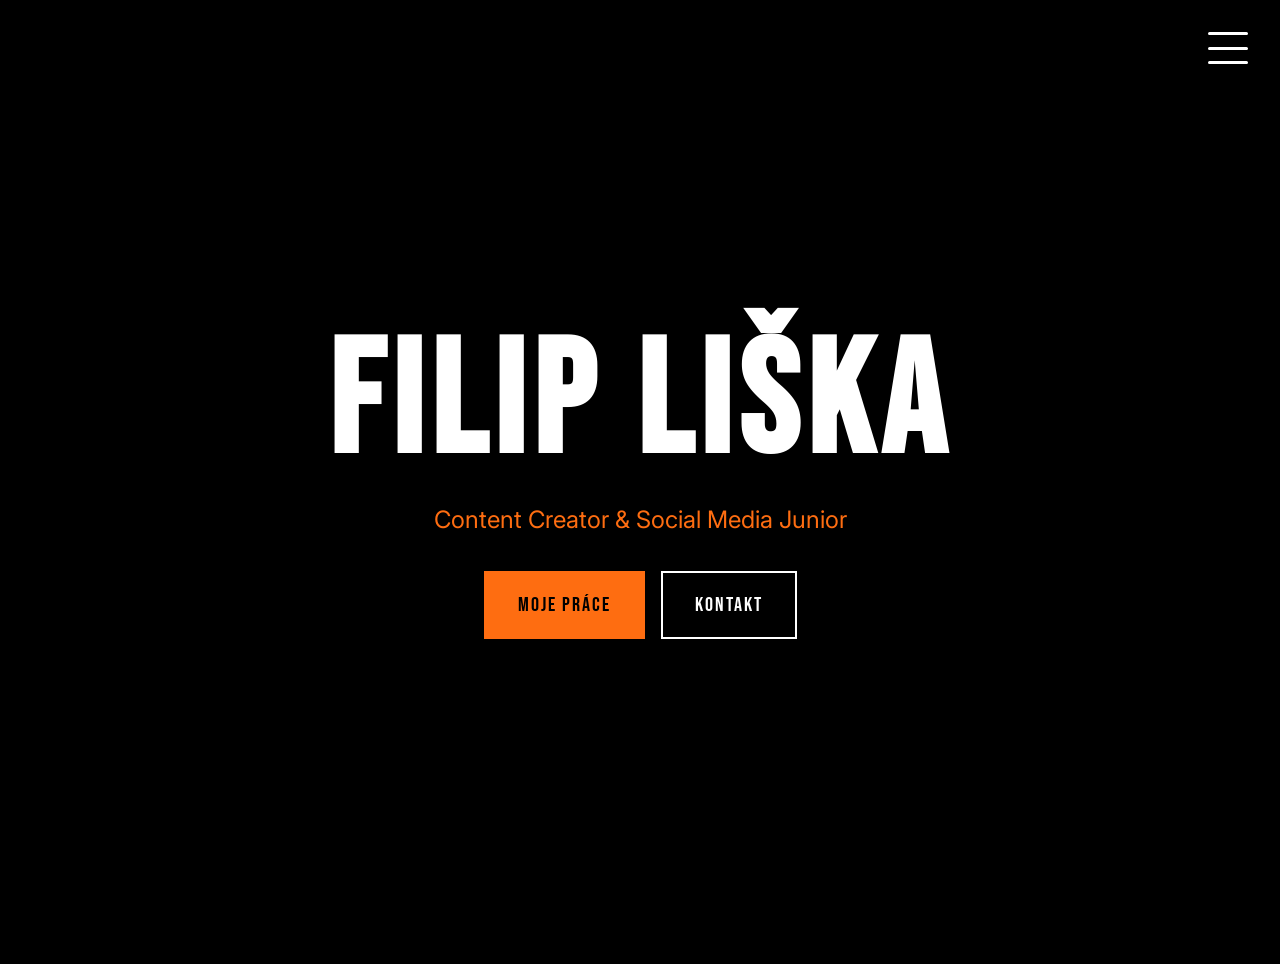
<file: index.html>
<!doctype html>
<html lang="cs">
  <head>
    <meta charset="UTF-8" />
    <meta name="viewport" content="width=device-width, initial-scale=1.0" />
    <title>Filip Liška – Tvůrce videa & Specialista na sociální média</title>
    <meta name="description" content="Tvůrce videa, střihač a marketingový specialista specializující se na krátký obsah, dynamický střih a sociální média." />
    <meta name="author" content="Filip Liška" />

    <link rel="preconnect" href="https://fonts.googleapis.com">
    <link rel="preconnect" href="https://fonts.gstatic.com" crossorigin>
    <link href="https://fonts.googleapis.com/css2?family=Bebas+Neue&family=Inter:wght@400;700;900&display=swap" rel="stylesheet">
    
    <link rel="stylesheet" href="index.css">

    <meta property="og:title" content="Filip Liška – Tvůrce videa" />
    <meta property="og:type" content="website" />
    <meta property="og:image" content="https://lovable.dev/opengraph-image-p98pqg.png" />
  </head>

  <body>

    <button class="menu-toggle" id="menuToggle" aria-label="Menu">
      <span class="bar"></span>
      <span class="bar"></span>
      <span class="bar"></span>
    </button>

    <nav class="menu" id="menuOverlay">
      <ul class="menu-list">
        <li><a href="index.html" class="menu-link">Home</a></li>
        <li><a href="portfolio.html" class="menu-link">Portfolio</a></li>
        <li><a href="about.html" class="menu-link">About</a></li>
        <li><a href="contact.html" class="menu-link">Contact</a></li>
      </ul>
    </nav>

    <main class="main-content">
      
      <section id="home" class="hero">
        <h1 class="hero-title">FILIP LIŠKA</h1>
        <p class="hero-subtitle">Content Creator & Social Media Junior</p>
        <div class="hero-cta">
          <a href="portfolio.html" class="btn btn-primary">Moje práce</a>
          <a href="contact.html" class="btn btn-secondary">Kontakt</a>
        </div>
      </section>


    </main>

    <script>
      document.addEventListener('DOMContentLoaded', function() {
        const menuToggle = document.getElementById('menuToggle');
        const menu = document.getElementById('menuOverlay');
        const menuLinks = document.querySelectorAll('.menu-link');
      
        // Přepínání menu (Open/Close)
        menuToggle.addEventListener('click', function() {
          menuToggle.classList.toggle('open');
          menu.classList.toggle('open');
          
          if (menu.classList.contains('open')) {
            document.body.style.overflow = 'hidden';
          } else {
            document.body.style.overflow = '';
          }
        });
      
        // Zavření po kliknutí na link
        menuLinks.forEach(function(link) {
          link.addEventListener('click', function() {
            menuToggle.classList.remove('open');
            menu.classList.remove('open');
            document.body.style.overflow = '';
          });
        });
      
        // Zavření klávesou Esc
        document.addEventListener('keydown', function(e) {
          if (e.key === 'Escape' && menu.classList.contains('open')) {
            menuToggle.classList.remove('open');
            menu.classList.remove('open');
            document.body.style.overflow = '';
          }
        });
      });
    </script>
  </body>
</html>
</file>
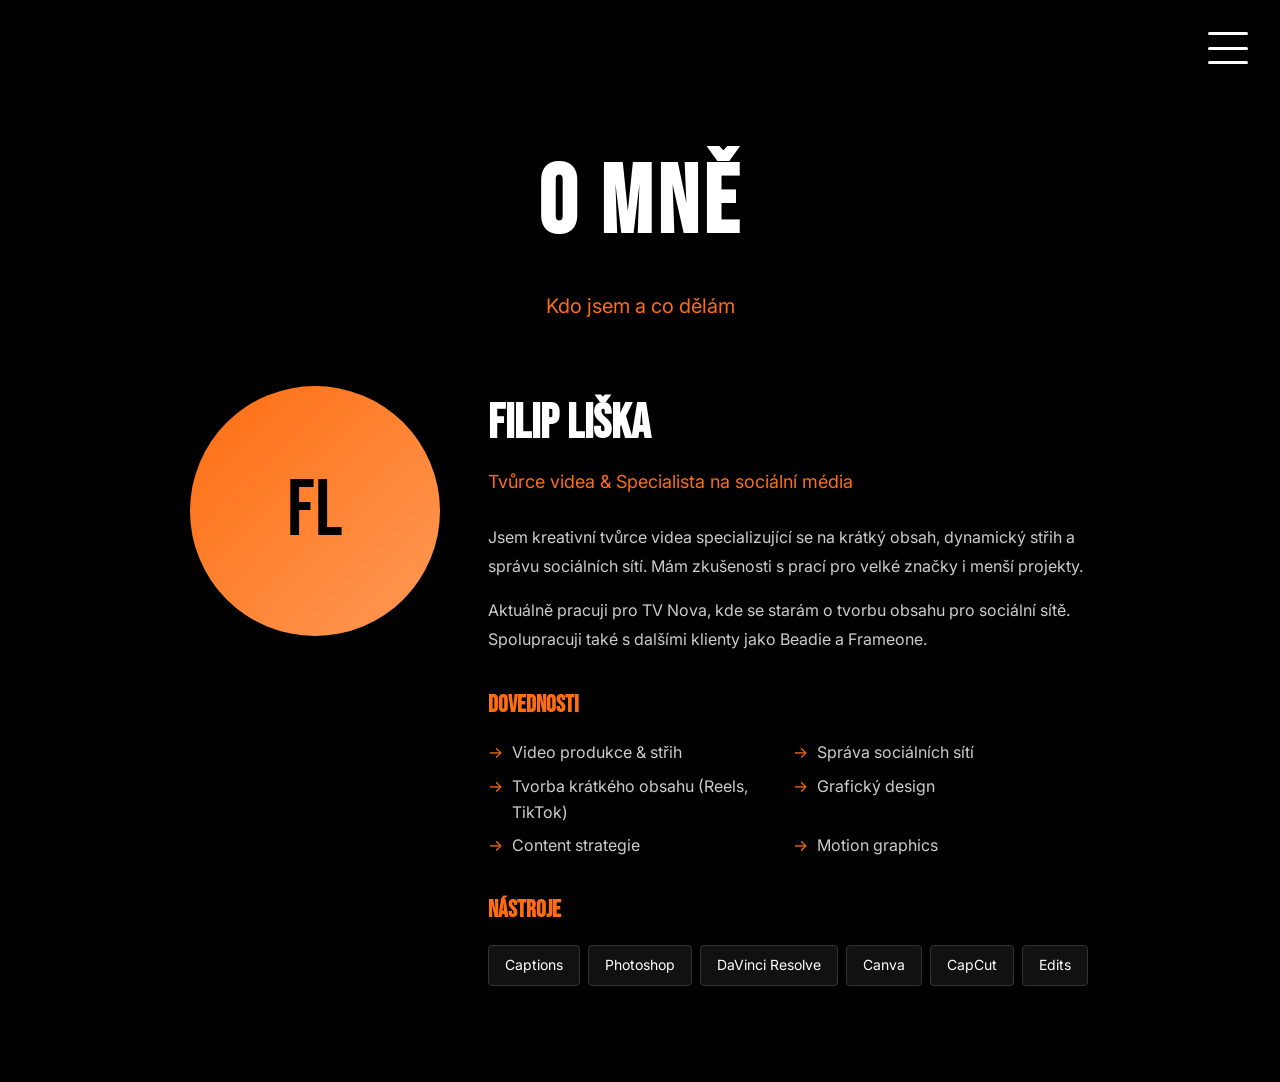
<file: about.html>
<!DOCTYPE html>
<html lang="cs">
<head>
  <meta charset="UTF-8">
  <meta name="viewport" content="width=device-width, initial-scale=1.0">
  <title>O mně – Filip Liška</title>
  <meta name="description" content="Zjistěte více o Filipu Liškovi – tvůrci videa a specialistovi na sociální média.">
  <link rel="preconnect" href="https://fonts.googleapis.com">
  <link rel="preconnect" href="https://fonts.gstatic.com" crossorigin>
  <link href="https://fonts.googleapis.com/css2?family=Bebas+Neue&family=Inter:wght@400;500;600;700&display=swap" rel="stylesheet">
  <link rel="stylesheet" href="about.css">
</head>
<body>

  <!-- Hamburger Menu Toggle -->
  <button class="menu-toggle" aria-label="Toggle menu">
    <span class="bar"></span>
    <span class="bar"></span>
    <span class="bar"></span>
  </button>

  <!-- Fullscreen Menu -->
  <nav class="menu">
    <ul class="menu-list">
      <li><a href="index.html" class="menu-link">Home</a></li>
      <li><a href="portfolio.html" class="menu-link">Portfolio</a></li>
      <li><a href="about.html" class="menu-link active">About</a></li>
      <li><a href="contact.html" class="menu-link">Contact</a></li>
    </ul>
  </nav>

  <!-- Main Content -->
  <main class="main-content">
    <header class="page-header">
      <h1>O mně</h1>
      <p>Kdo jsem a co dělám</p>
    </header>

    <section class="about-content">
      <div class="about-image">
        <div class="placeholder-avatar">FL</div>
      </div>
      
      <div class="about-text">
        <h2>Filip Liška</h2>
        <p class="role">Tvůrce videa & Specialista na sociální média</p>
        
        <p>Jsem kreativní tvůrce videa specializující se na krátký obsah, dynamický střih a správu sociálních sítí. Mám zkušenosti s prací pro velké značky i menší projekty.</p>
        
        <p>Aktuálně pracuji pro TV Nova, kde se starám o tvorbu obsahu pro sociální sítě. Spolupracuji také s dalšími klienty jako Beadie a Frameone.</p>

        <div class="skills">
          <h3>Dovednosti</h3>
          <ul class="skills-list">
            <li>Video produkce & střih</li>
            <li>Správa sociálních sítí</li>
            <li>Tvorba krátkého obsahu (Reels, TikTok)</li>
            <li>Grafický design</li>
            <li>Content strategie</li>
            <li>Motion graphics</li>
          </ul>
        </div>

        <div class="tools">
          <h3>Nástroje</h3>
          <div class="tools-grid">
            <span class="tool">Captions</span>
            <span class="tool">Photoshop</span>
            <span class="tool">DaVinci Resolve</span>
            <span class="tool">Canva</span>
            <span class="tool">CapCut</span>
            <span class="tool">Edits</span>
          </div>
        </div>
      </div>
    </section>
  </main>

  <script src="menu.js"></script>
</body>
</html>
</file>
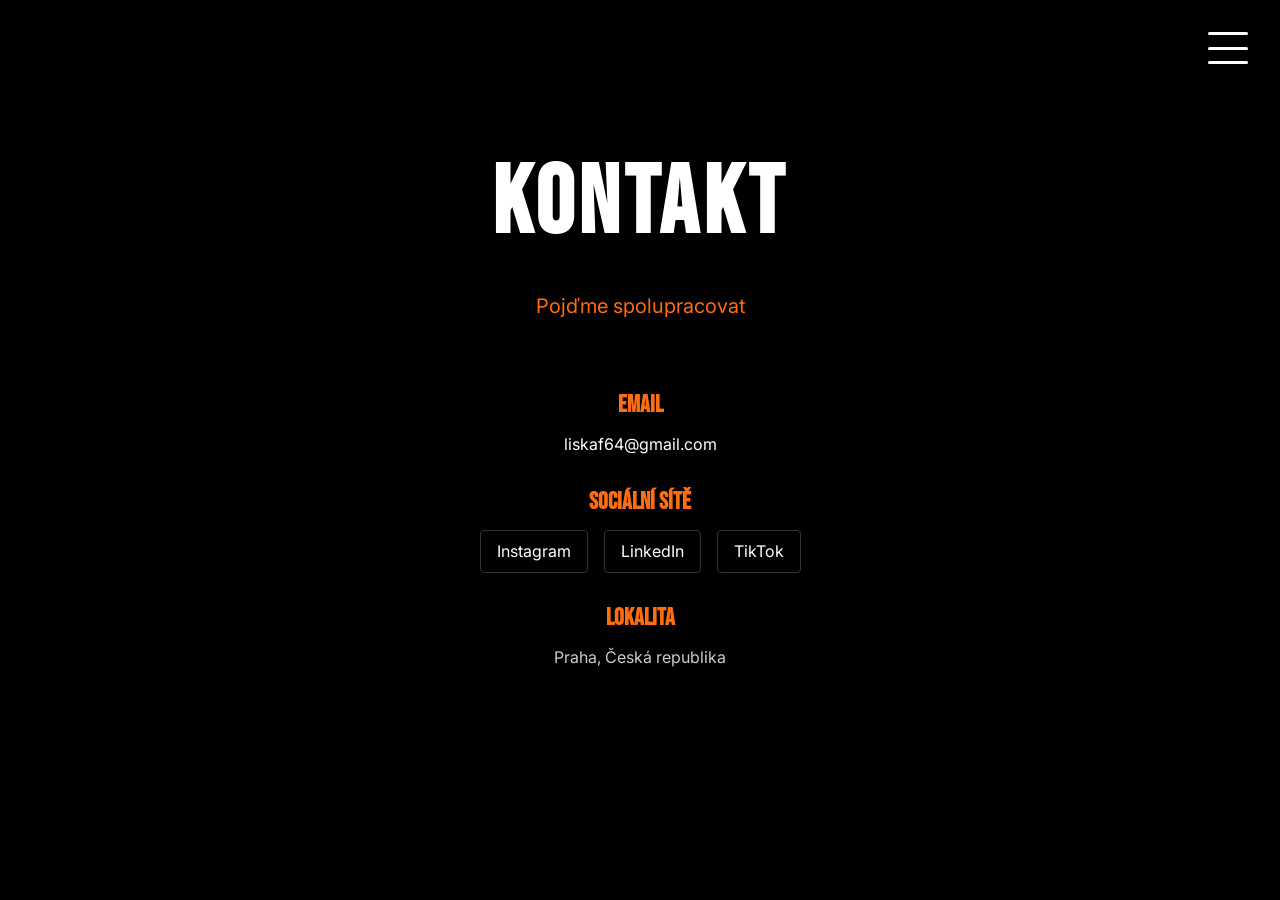
<file: contact.html>
<!DOCTYPE html>
<html lang="cs">
<head>
  <meta charset="UTF-8">
  <meta name="viewport" content="width=device-width, initial-scale=1.0">
  <title>Kontakt – Filip Liška</title>
  <meta name="description" content="Kontaktujte Filipa Lišku pro spolupráci na video projektech a správě sociálních sítí.">
  <link rel="preconnect" href="https://fonts.googleapis.com">
  <link rel="preconnect" href="https://fonts.gstatic.com" crossorigin>
  <link href="https://fonts.googleapis.com/css2?family=Bebas+Neue&family=Inter:wght@400;500;600;700&display=swap" rel="stylesheet">
  <link rel="stylesheet" href="contact.css">
</head>
<body>

  <!-- Hamburger Menu Toggle -->
  <button class="menu-toggle" aria-label="Toggle menu">
    <span class="bar"></span>
    <span class="bar"></span>
    <span class="bar"></span>
  </button>

  <!-- Fullscreen Menu -->
  <nav class="menu">
    <ul class="menu-list">
      <li><a href="index.html" class="menu-link">Home</a></li>
      <li><a href="portfolio.html" class="menu-link">Portfolio</a></li>
      <li><a href="about.html" class="menu-link">About</a></li>
      <li><a href="contact.html" class="menu-link active">Contact</a></li>
    </ul>
  </nav>

  <!-- Main Content -->
  <main class="main-content">
    <header class="page-header">
      <h1>Kontakt</h1>
      <p>Pojďme spolupracovat</p>
    </header>

    <section class="contact-content">
      <div class="contact-info">

        <div class="contact-item">
          <h3>Email</h3>
          <a href="mailto:liskaf64@gmail.com?subject=Spolupráce z webu">
            liskaf64@gmail.com
          </a>
        </div>
<br>
        <div class="contact-item">
          <h3>Sociální sítě</h3>
          <div class="social-links">
            <a href="https://www.instagram.com/filip.liska/" class="social-link" target="_blank">Instagram</a>
            <a href="https://www.linkedin.com/in/filip-liška-3885b1394/" class="social-link" target="_blank">LinkedIn</a>
            <a href="https://www.tiktok.com/@filip.liska" class="social-link" target="_blank">TikTok</a>
          </div>
        </div>
<br>
        <div class="contact-item">
          <h3>Lokalita</h3>
          <p>Praha, Česká republika</p>
        </div>

      </div>
    </section>
  </main>

  <script src="menu.js"></script>
</body>
</html>
</file>
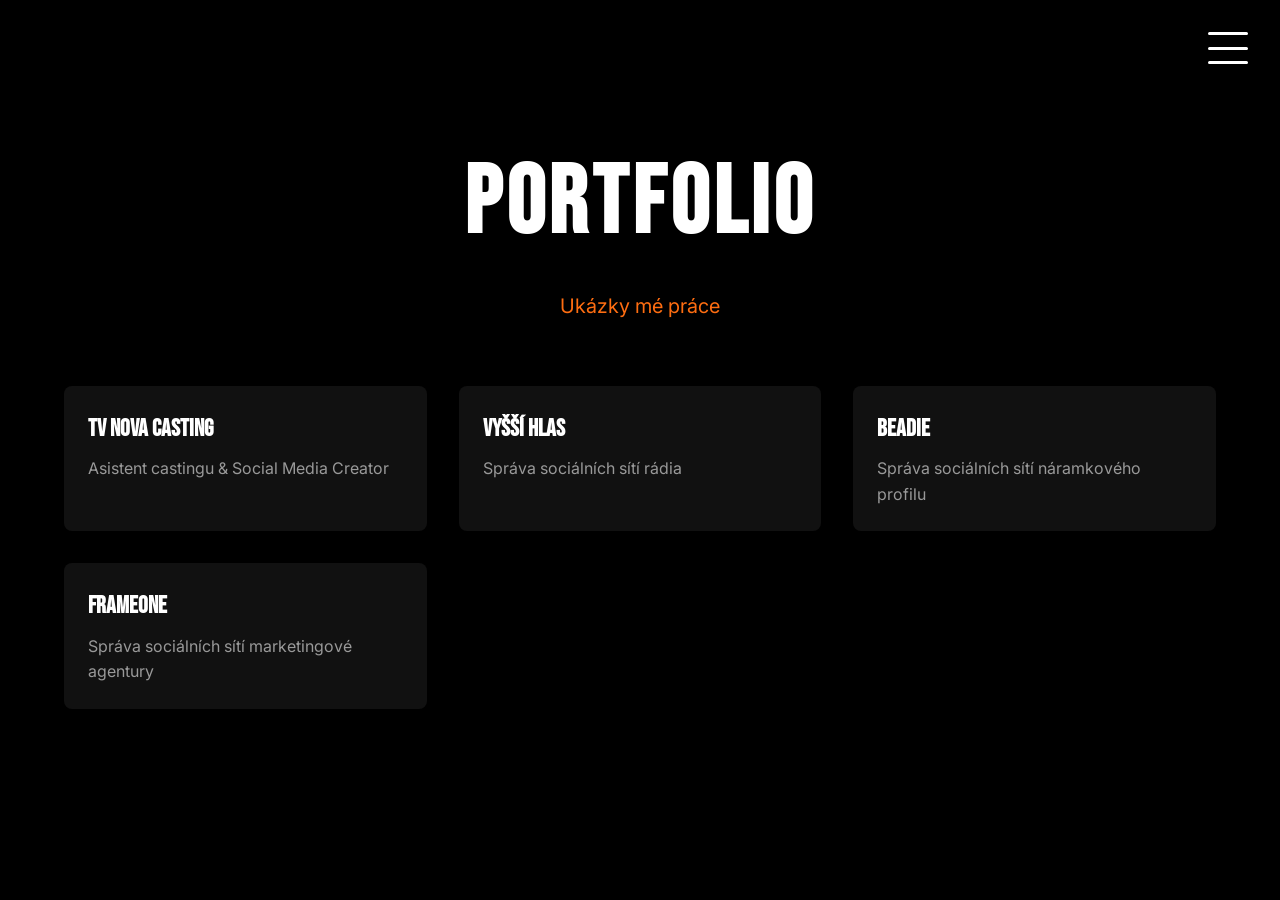
<file: portfolio.html>
<!DOCTYPE html>
<html lang="cs">
<head>
  <meta charset="UTF-8">
  <meta name="viewport" content="width=device-width, initial-scale=1.0">
  <title>Portfolio – Filip Liška</title>
  <meta name="description" content="Podívejte se na mé portfolio prací pro TV Nova, Beadie, Frameone a další.">
  <link rel="preconnect" href="https://fonts.googleapis.com">
  <link rel="preconnect" href="https://fonts.gstatic.com" crossorigin>
  <link href="https://fonts.googleapis.com/css2?family=Bebas+Neue&family=Inter:wght@400;500;600;700&display=swap" rel="stylesheet">
  <link rel="stylesheet" href="portfolio.css">
</head>
<body>

  <!-- Hamburger menu -->
  <button class="menu-toggle" aria-label="Toggle menu">
    <span class="bar"></span>
    <span class="bar"></span>
    <span class="bar"></span>
  </button>

  <nav class="menu">
    <ul class="menu-list">
      <li><a href="index.html" class="menu-link">Home</a></li>
      <li><a href="portfolio.html" class="menu-link active">Portfolio</a></li>
      <li><a href="about.html" class="menu-link">About</a></li>
      <li><a href="contact.html" class="menu-link">Contact</a></li>
    </ul>
  </nav>

  <main class="main-content">
    <header class="page-header">
      <h1>Portfolio</h1>
      <p>Ukázky mé práce</p>
    </header>

    <section class="portfolio-grid">
      <article class="portfolio-item"
         data-title="TV Nova Casting"
         data-desc="Asistent castingu & Social Media Creator."
         data-extra='<p>Působím jako stážista v castingovém oddělení TV Nova, kde se v týmu věnuji spolutvorbě obsahu pro sociální sítě. Zaměřuji se na grafický design a střih Reels, přičemž se aktivně podílím na vymýšlení kreativních směrů a vizuální komunikace našich projektů.</p><p>Ukázky tvorby najdete zde: <a href="https://www.instagram.com/tvnovacasting/?hl=cs" target="_blank">Instagram TV Nova Casting</a>.</p>'>
  <div class="portfolio-info">
    <h2>TV Nova Casting</h2>
    <p>Asistent castingu & Social Media Creator</p>
  </div>
</article>

<article class="portfolio-item" 
data-title="Vyšší hlas" 
data-desc="Správa sociálních sítí rádia." 
data-extra='<p>Pro školní rádio Vyšší hlas zajišťuji kompletní správu sociálních sítí a tvorbu digitálního obsahu. Moje práce zahrnuje přípravu grafiky, střih videí a vymýšlení příspěvků, které pomáhají budovat komunitu kolem studentského vysílání.</p><p>Ukázky tvorby najdete zde: <a href="https://www.instagram.com/radiovyssihlas/" target="_blank" style="color:#fe6d11; text-decoration:underline;">Instagram Vyšší hlas</a>.</p>'>
<div class="portfolio-info">
<h2>Vyšší hlas</h2>
<p>Správa sociálních sítí rádia</p>
</div>
</article>

<article class="portfolio-item" 
data-title="Beadie" 
data-desc="Správa sociálních sítí náramkového profilu." 
data-extra='<p>Pro značku Beadie zajišťuji kompletní video produkci a správu vizuální identity na sociálních sítích. Moje práce zahrnuje celý tvůrčí proces od úvodního scénáře přes samotné natáčení až po finální postprodukci a color grading.</p><p>Ukázky tvorby najdete zde: <a href="https://www.instagram.com/beadiecz/" target="_blank" style="color:#fe6d11; text-decoration:underline;">Instagram Beadie</a>.</p>'>
<div class="portfolio-info">
<h2>Beadie</h2>
<p>Správa sociálních sítí náramkového profilu</p>
</div>
</article>

<article class="portfolio-item" 
data-title="Frameone" 
data-desc="Správa sociálních sítí marketingové agentury." 
data-extra='<p>V rámci spolupráce s marketingovou agenturou Frameone se zaměřuji na tvorbu kreativního video obsahu a kompletní postprodukci. Mým úkolem je vytvářet vizuálně atraktivní výstupy, které efektivně komunikují značku a trendy v digitálním marketingu.</p><p>Ukázky tvorby najdete zde: <a href="https://www.instagram.com/itsframeone/" target="_blank" style="color:#fe6d11; text-decoration:underline;">Instagram Frameone</a>.</p>'>
<div class="portfolio-info">
<h2>Frameone</h2>
<p>Správa sociálních sítí marketingové agentury</p>
</div>
</article>

  <!-- Modal -->
  <div id="project-modal" class="modal">
    <div class="modal-content">
      <button class="modal-close">&times;</button>
      <div id="modal-body">
        <h2></h2>
        <p></p>
      </div>
    </div>
  </div>

  <!-- Script -->
  <script>
    // --- Hamburger Menu ---
    const menuToggle = document.querySelector('.menu-toggle');
    const menu = document.querySelector('.menu');
    const menuLinks = document.querySelectorAll('.menu-link');

    menuToggle.addEventListener('click', () => {
      menuToggle.classList.toggle('open');
      menu.classList.toggle('open');
      document.body.style.overflow = menu.classList.contains('open') ? 'hidden' : '';
    });

    menuLinks.forEach(link => {
      link.addEventListener('click', () => {
        menuToggle.classList.remove('open');
        menu.classList.remove('open');
        document.body.style.overflow = '';
      });
    });

    // --- Portfolio Modal ---
    const modal = document.getElementById('project-modal');
    const modalBody = document.getElementById('modal-body');
    const modalTitle = modalBody.querySelector('h2');
    const modalDesc = modalBody.querySelector('p');
    const closeModal = document.querySelector('.modal-close');

    document.querySelectorAll('.portfolio-item').forEach(item => {
      item.addEventListener('click', () => {
        modalTitle.textContent = item.dataset.title;
        modalDesc.textContent = item.dataset.desc;
        modal.classList.add('active');
        document.body.style.overflow = 'hidden';
      });
    });

    closeModal.addEventListener('click', () => {
      modal.classList.remove('active');
      document.body.style.overflow = '';
    });

    window.addEventListener('click', (e) => {
      if (e.target === modal) {
        modal.classList.remove('active');
        document.body.style.overflow = '';
      }
    });
    document.querySelectorAll('.portfolio-item').forEach(item => {
  item.addEventListener('click', () => {
    const title = item.dataset.title;
    const desc = item.dataset.desc;
    const extra = item.dataset.extra || '';

    modalBody.innerHTML = `
      <h2>${title}</h2>
      <p>${desc}</p>
      ${extra}
    `;
    modal.classList.add('active');
    document.body.style.overflow = 'hidden';
  });
});
  </script>

</body>
</html>
</file>
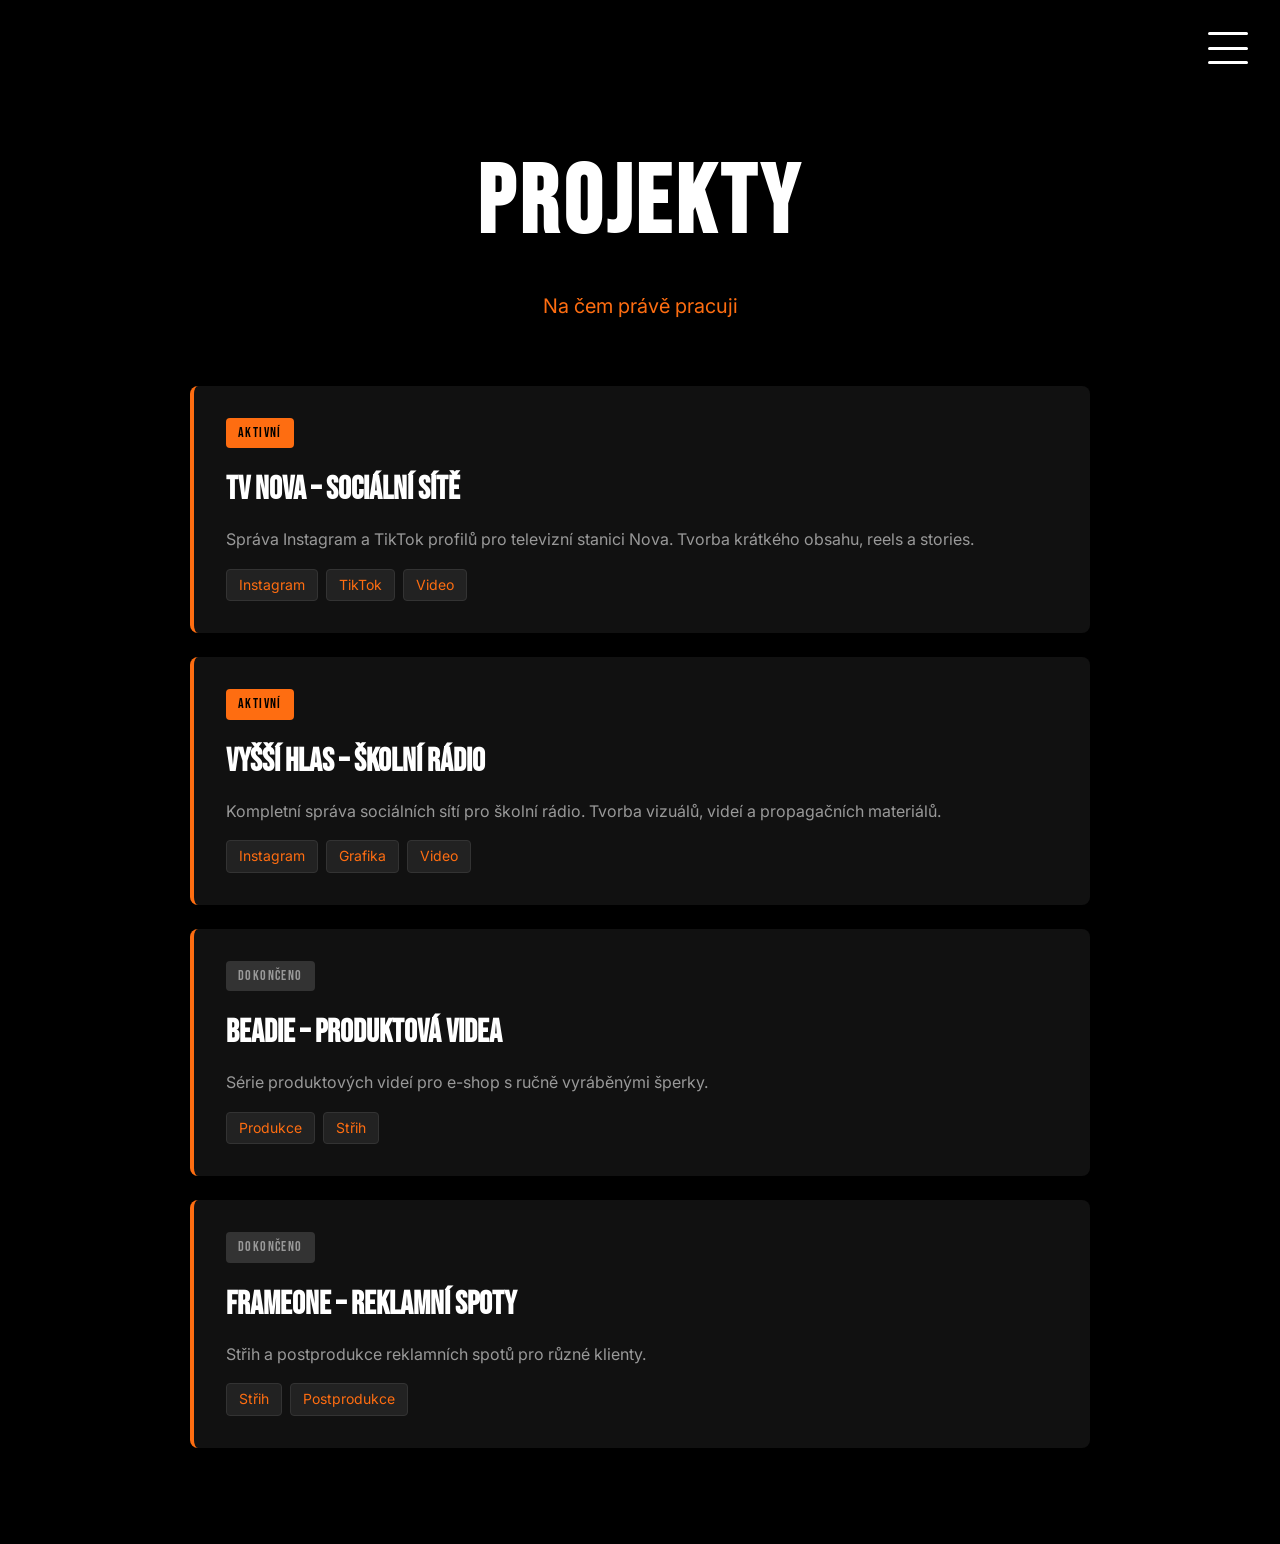
<file: projects.html>
<!DOCTYPE html>
<html lang="cs">
<head>
  <meta charset="UTF-8">
  <meta name="viewport" content="width=device-width, initial-scale=1.0">
  <title>Projekty – Filip Liška</title>
  <meta name="description" content="Aktuální a dokončené projekty Filipa Lišky.">
  <link rel="preconnect" href="https://fonts.googleapis.com">
  <link rel="preconnect" href="https://fonts.gstatic.com" crossorigin>
  <link href="https://fonts.googleapis.com/css2?family=Bebas+Neue&family=Inter:wght@400;500;600;700&display=swap" rel="stylesheet">
  <link rel="stylesheet" href="projects.css">
</head>
<body>

  <!-- Hamburger Menu Toggle -->
  <button class="menu-toggle" aria-label="Toggle menu">
    <span class="bar"></span>
    <span class="bar"></span>
    <span class="bar"></span>
  </button>

  <!-- Fullscreen Menu -->
  <nav class="menu">
    <ul class="menu-list">
      <li><a href="index.html" class="menu-link">Home</a></li>
      <li><a href="portfolio.html" class="menu-link">Portfolio</a></li>
      <li><a href="projects.html" class="menu-link active">Projects</a></li>
      <li><a href="about.html" class="menu-link">About</a></li>
      <li><a href="contact.html" class="menu-link">Contact</a></li>
    </ul>
  </nav>

  <!-- Main Content -->
  <main class="main-content">
    <header class="page-header">
      <h1>Projekty</h1>
      <p>Na čem právě pracuji</p>
    </header>

    <section class="projects-list">
      <article class="project-card">
        <div class="project-status active">Aktivní</div>
        <h2>TV Nova – Sociální sítě</h2>
        <p>Správa Instagram a TikTok profilů pro televizní stanici Nova. Tvorba krátkého obsahu, reels a stories.</p>
        <div class="project-tags">
          <span class="tag">Instagram</span>
          <span class="tag">TikTok</span>
          <span class="tag">Video</span>
        </div>
      </article>

      <article class="project-card">
        <div class="project-status active">Aktivní</div>
        <h2>Vyšší hlas – Školní rádio</h2>
        <p>Kompletní správa sociálních sítí pro školní rádio. Tvorba vizuálů, videí a propagačních materiálů.</p>
        <div class="project-tags">
          <span class="tag">Instagram</span>
          <span class="tag">Grafika</span>
          <span class="tag">Video</span>
        </div>
      </article>

      <article class="project-card">
        <div class="project-status completed">Dokončeno</div>
        <h2>Beadie – Produktová videa</h2>
        <p>Série produktových videí pro e-shop s ručně vyráběnými šperky.</p>
        <div class="project-tags">
          <span class="tag">Produkce</span>
          <span class="tag">Střih</span>
        </div>
      </article>

      <article class="project-card">
        <div class="project-status completed">Dokončeno</div>
        <h2>Frameone – Reklamní spoty</h2>
        <p>Střih a postprodukce reklamních spotů pro různé klienty.</p>
        <div class="project-tags">
          <span class="tag">Střih</span>
          <span class="tag">Postprodukce</span>
        </div>
      </article>
    </section>
  </main>

  <script src="menu.js"></script>
</body>
</html>
</file>
<file: index.css>
/* Reset and Base Styles */
* {
    margin: 0;
    padding: 0;
    box-sizing: border-box;
  }
  
  html {
    scroll-behavior: smooth;
  }
  
  body {
    font-family: 'Inter', sans-serif;
    background-color: #000;
    color: #fff;
    min-height: 100vh;
    line-height: 1.6;
  }
  
  /* Menu Toggle Button */
  .menu-toggle {
    position: fixed;
    top: clamp(1rem, 3vw, 2rem);
    right: clamp(1rem, 3vw, 2rem);
    z-index: 1000;
    width: clamp(30px, 5vw, 40px);
    height: clamp(24px, 4vw, 32px);
    background: transparent;
    border: none;
    cursor: pointer;
    display: flex;
    flex-direction: column;
    justify-content: space-between;
    padding: 0;
  }
  
  .menu-toggle .bar {
    display: block;
    width: 100%;
    height: 3px;
    background-color: #fff;
    border-radius: 2px;
    transition: all 0.3s ease;
    transform-origin: center;
  }
  
  /* Hamburger to X animation */
  .menu-toggle.open .bar:nth-child(1) {
    transform: translateY(calc(clamp(24px, 4vw, 32px) / 2 - 1.5px)) rotate(45deg);
  }
  
  .menu-toggle.open .bar:nth-child(2) {
    opacity: 0;
    transform: scaleX(0);
  }
  
  .menu-toggle.open .bar:nth-child(3) {
    transform: translateY(calc(-1 * (clamp(24px, 4vw, 32px) / 2 - 1.5px))) rotate(-45deg);
  }
  
  /* Fullscreen Menu */
  .menu {
    position: fixed;
    top: 0;
    left: 0;
    width: 100%;
    height: 100vh;
    background-color: #fe6d11;
    z-index: 999;
    display: flex;
    align-items: center;
    justify-content: center;
    transform: translateY(-100%);
    transition: transform 0.5s cubic-bezier(0.65, 0, 0.35, 1);
  }
  
  .menu.open {
    transform: translateY(0);
  }
  
  .menu-list {
    list-style: none;
    text-align: center;
  }
  
  .menu-list li {
    margin: clamp(0.5rem, 2vw, 1rem) 0;
  }
  
  .menu-link {
    font-family: 'Bebas Neue', sans-serif;
    font-size: clamp(2.5rem, 10vw, 6rem);
    color: #000;
    text-decoration: none;
    text-transform: uppercase;
    letter-spacing: 0.05em;
    transition: color 0.3s ease;
    display: inline-block;
  }
  
  .menu-link:hover,
  .menu-link.active {
    color: #fff;
  }
  
  /* Main Content */
  .main-content {
    min-height: 100vh;
    padding: clamp(1rem, 3vw, 2rem);
  }
  
  /* Hero Section */
  .hero {
    min-height: 100vh;
    display: flex;
    flex-direction: column;
    justify-content: center;
    align-items: center;
    text-align: center;
    padding: 2rem;
  }
  
  .hero-title {
    font-family: 'Bebas Neue', sans-serif;
    font-size: clamp(3rem, 15vw, 10rem);
    letter-spacing: 0.05em;
    line-height: 1;
    margin-bottom: 1rem;
  }
  
  .hero-subtitle {
    font-size: clamp(1rem, 3vw, 1.5rem);
    color: #fe6d11;
    margin-bottom: 2rem;
    max-width: 600px;
  }
  
  .hero-cta {
    display: flex;
    gap: 1rem;
    flex-wrap: wrap;
    justify-content: center;
  }
  
  /* Buttons */
  .btn {
    font-family: 'Bebas Neue', sans-serif;
    font-size: clamp(1rem, 2vw, 1.25rem);
    text-decoration: none;
    text-transform: uppercase;
    letter-spacing: 0.1em;
    padding: 1rem 2rem;
    border: 2px solid;
    transition: all 0.3s ease;
  }
  
  .btn-primary {
    background-color: #fe6d11;
    border-color: #fe6d11;
    color: #000;
  }
  
  .btn-primary:hover {
    background-color: transparent;
    color: #fe6d11;
  }
  
  .btn-secondary {
    background-color: transparent;
    border-color: #fff;
    color: #fff;
  }
  
  .btn-secondary:hover {
    background-color: #fff;
    color: #000;
  }
  
  /* Intro Section */
  .intro {
    padding: clamp(3rem, 10vw, 6rem) clamp(1rem, 5vw, 4rem);
    max-width: 800px;
    margin: 0 auto;
    text-align: center;
  }
  
  .intro h2 {
    font-family: 'Bebas Neue', sans-serif;
    font-size: clamp(2rem, 5vw, 3rem);
    color: #fe6d11;
    margin-bottom: 1rem;
  }
  
  .intro p {
    font-size: clamp(1rem, 2vw, 1.25rem);
    color: #ccc;
  }
  
  /* Responsive adjustments */
  @media (max-width: 768px) {
    .hero {
      padding: 1rem;
    }
    
    .hero-cta {
      flex-direction: column;
      width: 100%;
      max-width: 300px;
    }
    
    .btn {
      width: 100%;
      text-align: center;
    }
  }
</file>
<file: about.css>
/* Reset and Base Styles */
* {
    margin: 0;
    padding: 0;
    box-sizing: border-box;
  }
  
  html {
    scroll-behavior: smooth;
  }
  
  body {
    font-family: 'Inter', sans-serif;
    background-color: #000;
    color: #fff;
    min-height: 100vh;
    line-height: 1.6;
  }
  
  /* Menu Toggle Button */
  .menu-toggle {
    position: fixed;
    top: clamp(1rem, 3vw, 2rem);
    right: clamp(1rem, 3vw, 2rem);
    z-index: 1000;
    width: clamp(30px, 5vw, 40px);
    height: clamp(24px, 4vw, 32px);
    background: transparent;
    border: none;
    cursor: pointer;
    display: flex;
    flex-direction: column;
    justify-content: space-between;
    padding: 0;
  }
  
  .menu-toggle .bar {
    display: block;
    width: 100%;
    height: 3px;
    background-color: #fff;
    border-radius: 2px;
    transition: all 0.3s ease;
    transform-origin: center;
  }
  
  .menu-toggle.open .bar:nth-child(1) {
    transform: translateY(calc(clamp(24px, 4vw, 32px) / 2 - 1.5px)) rotate(45deg);
  }
  
  .menu-toggle.open .bar:nth-child(2) {
    opacity: 0;
    transform: scaleX(0);
  }
  
  .menu-toggle.open .bar:nth-child(3) {
    transform: translateY(calc(-1 * (clamp(24px, 4vw, 32px) / 2 - 1.5px))) rotate(-45deg);
  }
  
  /* Fullscreen Menu */
  .menu {
    position: fixed;
    top: 0;
    left: 0;
    width: 100%;
    height: 100vh;
    background-color: #fe6d11;
    z-index: 999;
    display: flex;
    align-items: center;
    justify-content: center;
    transform: translateY(-100%);
    transition: transform 0.5s cubic-bezier(0.65, 0, 0.35, 1);
  }
  
  .menu.open {
    transform: translateY(0);
  }
  
  .menu-list {
    list-style: none;
    text-align: center;
  }
  
  .menu-list li {
    margin: clamp(0.5rem, 2vw, 1rem) 0;
  }
  
  .menu-link {
    font-family: 'Bebas Neue', sans-serif;
    font-size: clamp(2.5rem, 10vw, 6rem);
    color: #000;
    text-decoration: none;
    text-transform: uppercase;
    letter-spacing: 0.05em;
    transition: color 0.3s ease;
    display: inline-block;
  }
  
  .menu-link:hover,
  .menu-link.active {
    color: #fff;
  }
  
  /* Main Content */
  .main-content {
    min-height: 100vh;
    padding: clamp(4rem, 8vw, 6rem) clamp(1rem, 5vw, 4rem);
  }
  
  /* Page Header */
  .page-header {
    text-align: center;
    margin-bottom: clamp(2rem, 5vw, 4rem);
    padding-top: 2rem;
  }
  
  .page-header h1 {
    font-family: 'Bebas Neue', sans-serif;
    font-size: clamp(3rem, 10vw, 6rem);
    letter-spacing: 0.05em;
    margin-bottom: 0.5rem;
  }
  
  .page-header p {
    font-size: clamp(1rem, 2vw, 1.25rem);
    color: #fe6d11;
  }
  
  /* About Content */
  .about-content {
    max-width: 900px;
    margin: 0 auto;
    display: grid;
    grid-template-columns: 1fr;
    gap: clamp(2rem, 5vw, 3rem);
  }
  
  @media (min-width: 768px) {
    .about-content {
      grid-template-columns: 250px 1fr;
      align-items: start;
    }
  }
  
  .about-image {
    display: flex;
    justify-content: center;
  }
  
  .placeholder-avatar {
    width: clamp(150px, 30vw, 250px);
    height: clamp(150px, 30vw, 250px);
    border-radius: 50%;
    background: linear-gradient(135deg, #fe6d11 0%, #ff9a56 100%);
    display: flex;
    align-items: center;
    justify-content: center;
    font-family: 'Bebas Neue', sans-serif;
    font-size: clamp(3rem, 8vw, 5rem);
    color: #000;
  }
  
  .about-text h2 {
    font-family: 'Bebas Neue', sans-serif;
    font-size: clamp(2rem, 5vw, 3rem);
    margin-bottom: 0.25rem;
  }
  
  .about-text .role {
    color: #fe6d11;
    font-size: clamp(1rem, 2vw, 1.125rem);
    margin-bottom: 1.5rem;
  }
  
  .about-text p {
    font-size: clamp(0.875rem, 2vw, 1rem);
    color: #ccc;
    margin-bottom: 1rem;
    line-height: 1.8;
  }
  
  .skills,
  .tools {
    margin-top: 2rem;
  }
  
  .skills h3,
  .tools h3 {
    font-family: 'Bebas Neue', sans-serif;
    font-size: clamp(1.25rem, 3vw, 1.5rem);
    color: #fe6d11;
    margin-bottom: 1rem;
  }
  
  .skills-list {
    list-style: none;
    display: grid;
    grid-template-columns: repeat(auto-fit, minmax(200px, 1fr));
    gap: 0.5rem;
  }
  
  .skills-list li {
    font-size: clamp(0.875rem, 2vw, 1rem);
    color: #ccc;
    padding-left: 1.5rem;
    position: relative;
  }
  
  .skills-list li::before {
    content: '→';
    position: absolute;
    left: 0;
    color: #fe6d11;
  }
  
  .tools-grid {
    display: flex;
    flex-wrap: wrap;
    gap: 0.5rem;
  }
  
  .tool {
    font-size: clamp(0.75rem, 1.5vw, 0.875rem);
    padding: 0.5rem 1rem;
    background-color: #111;
    color: #fff;
    border-radius: 4px;
    border: 1px solid #333;
  }
  
  /* Responsive */
  @media (max-width: 480px) {
    .about-text {
      text-align: center;
    }
    
    .skills-list {
      grid-template-columns: 1fr;
    }
    
    .tools-grid {
      justify-content: center;
    }
  }
</file>
<file: contact.css>
/* Reset and Base Styles */
* {
    margin: 0;
    padding: 0;
    box-sizing: border-box;
  }
  
  html {
    scroll-behavior: smooth;
  }
  
  body {
    font-family: 'Inter', sans-serif;
    background-color: #000;
    color: #fff;
    min-height: 100vh;
    line-height: 1.6;
  }
  
  /* Menu Toggle Button */
  .menu-toggle {
    position: fixed;
    top: clamp(1rem, 3vw, 2rem);
    right: clamp(1rem, 3vw, 2rem);
    z-index: 1000;
    width: clamp(30px, 5vw, 40px);
    height: clamp(24px, 4vw, 32px);
    background: transparent;
    border: none;
    cursor: pointer;
    display: flex;
    flex-direction: column;
    justify-content: space-between;
    padding: 0;
  }
  
  .menu-toggle .bar {
    display: block;
    width: 100%;
    height: 3px;
    background-color: #fff;
    border-radius: 2px;
    transition: all 0.3s ease;
    transform-origin: center;
  }
  
  .menu-toggle.open .bar:nth-child(1) {
    transform: translateY(calc(clamp(24px, 4vw, 32px) / 2 - 1.5px)) rotate(45deg);
  }
  
  .menu-toggle.open .bar:nth-child(2) {
    opacity: 0;
    transform: scaleX(0);
  }
  
  .menu-toggle.open .bar:nth-child(3) {
    transform: translateY(calc(-1 * (clamp(24px, 4vw, 32px) / 2 - 1.5px))) rotate(-45deg);
  }
  
  /* Fullscreen Menu */
  .menu {
    position: fixed;
    top: 0;
    left: 0;
    width: 100%;
    height: 100vh;
    background-color: #fe6d11;
    z-index: 999;
    display: flex;
    align-items: center;
    justify-content: center;
    transform: translateY(-100%);
    transition: transform 0.5s cubic-bezier(0.65, 0, 0.35, 1);
  }
  
  .menu.open {
    transform: translateY(0);
  }
  
  .menu-list {
    list-style: none;
    text-align: center;
  }
  
  .menu-list li {
    margin: clamp(0.5rem, 2vw, 1rem) 0;
  }
  
  .menu-link {
    font-family: 'Bebas Neue', sans-serif;
    font-size: clamp(2.5rem, 10vw, 6rem);
    color: #000;
    text-decoration: none;
    text-transform: uppercase;
    letter-spacing: 0.05em;
    transition: color 0.3s ease;
    display: inline-block;
  }
  
  .menu-link:hover,
  .menu-link.active {
    color: #fff;
  }
  
  /* Main Content */
  .main-content {
    min-height: 100vh;
    padding: clamp(4rem, 8vw, 6rem) clamp(1rem, 5vw, 4rem);
  }
  
  /* Page Header */
  .page-header {
    text-align: center;
    margin-bottom: clamp(2rem, 5vw, 4rem);
    padding-top: 2rem;
  }
  
  .page-header h1 {
    font-family: 'Bebas Neue', sans-serif;
    font-size: clamp(3rem, 10vw, 6rem);
    letter-spacing: 0.05em;
    margin-bottom: 0.5rem;
  }
  
  .page-header p {
    font-size: clamp(1rem, 2vw, 1.25rem);
    color: #fe6d11;
  }
  
  .contact-content {
    max-width: 600px; /* Šířka obsahu, aby nebyl moc roztažený */
    margin: 0 auto;  /* Horizontální centrování celého bloku */
    display: flex;
    flex-direction: column; /* Položky (info a formulář) pod sebou */
    align-items: center;    /* Horizontální centrování položek uvnitř */
    gap: 3rem;              /* Mezera mezi kontakty a formulářem */
}

/* Oprava: Odstranění gridu, který způsoboval posun doleva na PC */
@media (min-width: 768px) {
    .contact-content {
        display: flex;      /* Zůstane flex, aby to bylo pod sebou a uprostřed */
        align-items: center;
        width: 100%;
    }
    
    .contact-form {
        width: 100%;        /* Aby formulář nebyl moc úzký */
    }
}
  
  /* Contact Info */
  .contact-info {
    width: 100%;
    display: flex;
    flex-direction: column;
    align-items: center; /* Centrování textů v info bloku */
    text-align: center;
}
  .contact-item {
    text-align: center;
    width: 100%;
    }
  
  .contact-item h3 {
    font-family: 'Bebas Neue', sans-serif;
    font-size: clamp(1.25rem, 3vw, 1.5rem);
    color: #fe6d11;
    margin-bottom: 0.5rem;
  }
  
  .contact-item a {
    color: #fff;
    text-decoration: none;
    font-size: clamp(0.875rem, 2vw, 1rem);
    transition: color 0.3s ease;
  }
  
  .contact-item a:hover {
    color: #fe6d11;
  }
  
  .contact-item p {
    color: #ccc;
    font-size: clamp(0.875rem, 2vw, 1rem);
  }
  
  .social-links {
    display: flex;
    flex-wrap: wrap;
    justify-content: center; /* centrování tlačítek */
    gap: 1rem;
    }
  
  .social-link {
    color: #fff;
    text-decoration: none;
    font-size: clamp(0.875rem, 2vw, 1rem);
    padding: 0.5rem 1rem;
    border: 1px solid #333;
    border-radius: 4px;
    transition: all 0.3s ease;
  }
  
  .social-link:hover {
    background-color: #fe6d11;
    border-color: #fe6d11;
    color: #000;
  }
  
  /* Contact Form */
  .contact-form {
    display: flex;
    flex-direction: column;
    gap: 1.5rem;
  }
  
  .form-group {
    display: flex;
    flex-direction: column;
    gap: 0.5rem;
  }
  
  .form-group label {
    font-family: 'Bebas Neue', sans-serif;
    font-size: clamp(1rem, 2vw, 1.125rem);
    letter-spacing: 0.05em;
  }
  
  .form-group input,
  .form-group textarea {
    font-family: 'Inter', sans-serif;
    font-size: clamp(0.875rem, 2vw, 1rem);
    padding: 1rem;
    background-color: #111;
    border: 1px solid #333;
    border-radius: 4px;
    color: #fff;
    transition: border-color 0.3s ease;
  }
  
  .form-group input:focus,
  .form-group textarea:focus {
    outline: none;
    border-color: #fe6d11;
  }
  
  .form-group input::placeholder,
  .form-group textarea::placeholder {
    color: #666;
  }
  
  .form-group textarea {
    resize: vertical;
    min-height: 120px;
  }
  
  .btn-submit {
    font-family: 'Bebas Neue', sans-serif;
    font-size: clamp(1rem, 2vw, 1.25rem);
    text-transform: uppercase;
    letter-spacing: 0.1em;
    padding: 1rem 2rem;
    background-color: #fe6d11;
    border: 2px solid #fe6d11;
    color: #000;
    border-radius: 4px;
    cursor: pointer;
    transition: all 0.3s ease;
  }
  
  .btn-submit:hover {
    background-color: transparent;
    color: #fe6d11;
  }
  
  /* Responsive */
  @media (max-width: 480px) {
    .contact-info {
      text-align: center;
    }
    
    .social-links {
      justify-content: center;
    }
  }
</file>
<file: portfolio.css>
/* Reset and Base Styles */
* {
    margin: 0;
    padding: 0;
    box-sizing: border-box;
  }
  
  html {
    scroll-behavior: smooth;
  }
  
  body {
    font-family: 'Inter', sans-serif;
    background-color: #000;
    color: #fff;
    min-height: 100vh;
    line-height: 1.6;
  }
  
  /* Menu Toggle Button */
  .menu-toggle {
    position: fixed;
    top: clamp(1rem, 3vw, 2rem);
    right: clamp(1rem, 3vw, 2rem);
    z-index: 1000;
    width: clamp(30px, 5vw, 40px);
    height: clamp(24px, 4vw, 32px);
    background: transparent;
    border: none;
    cursor: pointer;
    display: flex;
    flex-direction: column;
    justify-content: space-between;
    padding: 0;
  }
  
  .menu-toggle .bar {
    display: block;
    width: 100%;
    height: 3px;
    background-color: #fff;
    border-radius: 2px;
    transition: all 0.3s ease;
    transform-origin: center;
  }
  
  .menu-toggle.open .bar:nth-child(1) {
    transform: translateY(calc(clamp(24px, 4vw, 32px) / 2 - 1.5px)) rotate(45deg);
  }
  
  .menu-toggle.open .bar:nth-child(2) {
    opacity: 0;
    transform: scaleX(0);
  }
  
  .menu-toggle.open .bar:nth-child(3) {
    transform: translateY(calc(-1 * (clamp(24px, 4vw, 32px) / 2 - 1.5px))) rotate(-45deg);
  }
  
  /* Fullscreen Menu */
  .menu {
    position: fixed;
    top: 0;
    left: 0;
    width: 100%;
    height: 100vh;
    background-color: #fe6d11;
    z-index: 999;
    display: flex;
    align-items: center;
    justify-content: center;
    transform: translateY(-100%);
    transition: transform 0.5s cubic-bezier(0.65, 0, 0.35, 1);
  }
  
  .menu.open {
    transform: translateY(0);
  }
  
  .menu-list {
    list-style: none;
    text-align: center;
  }
  
  .menu-list li {
    margin: clamp(0.5rem, 2vw, 1rem) 0;
  }
  
  .menu-link {
    font-family: 'Bebas Neue', sans-serif;
    font-size: clamp(2.5rem, 10vw, 6rem);
    color: #000;
    text-decoration: none;
    text-transform: uppercase;
    letter-spacing: 0.05em;
    transition: color 0.3s ease;
    display: inline-block;
  }
  
  .menu-link:hover,
  .menu-link.active {
    color: #fff;
  }
  
  /* Main Content */
  .main-content {
    min-height: 100vh;
    padding: clamp(4rem, 8vw, 6rem) clamp(1rem, 5vw, 4rem);
  }
  
  /* Page Header */
  .page-header {
    text-align: center;
    margin-bottom: clamp(2rem, 5vw, 4rem);
    padding-top: 2rem;
  }
  
  .page-header h1 {
    font-family: 'Bebas Neue', sans-serif;
    font-size: clamp(3rem, 10vw, 6rem);
    letter-spacing: 0.05em;
    margin-bottom: 0.5rem;
  }
  
  .page-header p {
    font-size: clamp(1rem, 2vw, 1.25rem);
    color: #fe6d11;
  }
  
  /* Portfolio Grid */
  .portfolio-grid {
    display: grid;
    grid-template-columns: repeat(auto-fit, minmax(min(100%, 300px), 1fr));
    gap: clamp(1rem, 3vw, 2rem);
    max-width: 1400px;
    margin: 0 auto;
  }
  
  .portfolio-item {
    background-color: #111;
    border-radius: 8px;
    overflow: hidden;
    transition: transform 0.3s ease, box-shadow 0.3s ease;
  }
  
  .portfolio-item:hover {
    transform: translateY(-5px);
    box-shadow: 0 10px 30px rgba(254, 109, 17, 0.2);
  }
  
  .portfolio-image {
    aspect-ratio: 16 / 9;
    overflow: hidden;
  }
  
  .placeholder-image {
    width: 100%;
    height: 100%;
    background: linear-gradient(135deg, #1a1a1a 0%, #333 100%);
    display: flex;
    align-items: center;
    justify-content: center;
    font-family: 'Bebas Neue', sans-serif;
    font-size: clamp(1.5rem, 4vw, 2rem);
    color: #fe6d11;
    letter-spacing: 0.1em;
  }
  
  .portfolio-info {
    padding: clamp(1rem, 3vw, 1.5rem);
  }
  
  .portfolio-info h2 {
    font-family: 'Bebas Neue', sans-serif;
    font-size: clamp(1.25rem, 3vw, 1.5rem);
    margin-bottom: 0.5rem;
    color: #fff;
  }
  
  .portfolio-info p {
    font-size: clamp(0.875rem, 2vw, 1rem);
    color: #999;
  }
  
  /* Responsive */
  @media (max-width: 480px) {
    .portfolio-grid {
      grid-template-columns: 1fr;
    }
  }
  /* MODAL STYLES */
.modal {
    display: none; /* Skryté v základu */
    position: fixed;
    top: 0;
    left: 0;
    width: 100%;
    height: 100%;
    background-color: rgba(0, 0, 0, 0.9);
    z-index: 2000; /* Nad hamburgerem */
    justify-content: center;
    align-items: center;
    padding: 20px;
    backdrop-filter: blur(5px);
  }
  
  .modal.active {
    display: flex;
  }
  
  .modal-content {
    background-color: #111;
    width: 100%;
    max-width: 900px;
    max-height: 90vh;
    position: relative;
    border-radius: 12px;
    border: 1px solid #333;
    padding: clamp(1.5rem, 5vw, 3rem);
    overflow-y: auto;
    color: #fff;
  }
  
  .modal-close {
    position: absolute;
    top: 15px;
    right: 20px;
    font-size: 2.5rem;
    background: none;
    border: none;
    color: #fe6d11;
    cursor: pointer;
    line-height: 1;
  }
  
  /* Styl obsahu uvnitř okna */
  #modal-body h2 {
    font-family: 'Bebas Neue', sans-serif;
    font-size: 3rem;
    color: #fe6d11;
    margin-bottom: 1rem;
  }
  
  #modal-body p {
    font-size: 1.1rem;
    color: #ccc;
    margin-bottom: 2rem;
  }
  
  .modal-media-container {
    width: 100%;
    aspect-ratio: 16 / 9;
    background: #000;
    border-radius: 8px;
    overflow: hidden;
  }
  
  .modal-media-container iframe, 
  .modal-media-container img {
    width: 100%;
    height: 100%;
    object-fit: cover;
    border: none;
  }
  /* Úprava pro zobrazení více fotek v modálu */
.modal-media-container {
    width: 100%;
    display: flex;
    flex-direction: column;
    gap: 20px; /* Mezera mezi fotkami */
  }
  
  .modal-media-container img {
    width: 100%;
    height: auto; /* Aby se fotky nedeformovaly */
    border-radius: 8px;
    border: 1px solid #333;
  }
  .modal-media-container {
    display: flex;
    flex-direction: column;
    gap: 20px;
    width: 100%;
  }
  
  .modal-media-container img, 
  .modal-media-container iframe {
    width: 100%;
    height: auto;
    aspect-ratio: 16 / 9; /* Pro zachování formátu videa */
    border-radius: 8px;
    display: block;
  }
  
  .modal-media-container img {
    object-fit: cover; /* Aby se fotka neroztáhla divně */
  }
  .contact-link-text {
    margin-top: 1rem;          /* mezera nad textem */
    font-size: clamp(1rem, 2vw, 1.125rem);
    color: #fff;               /* bílý text */
    text-align: center;        /* centrování */
  }
  
  .contact-link-text a {
    color: #fe6d11;            /* oranžový odkaz */
    text-decoration: none;
    font-weight: 600;
    transition: color 0.3s ease;
  }
  
  .contact-link-text a:hover {
    color: #fff;               /* hover efekt */
  }
</file>
<file: projects.css>
/* Reset and Base Styles */
* {
    margin: 0;
    padding: 0;
    box-sizing: border-box;
  }
  
  html {
    scroll-behavior: smooth;
  }
  
  body {
    font-family: 'Inter', sans-serif;
    background-color: #000;
    color: #fff;
    min-height: 100vh;
    line-height: 1.6;
  }
  
  /* Menu Toggle Button */
  .menu-toggle {
    position: fixed;
    top: clamp(1rem, 3vw, 2rem);
    right: clamp(1rem, 3vw, 2rem);
    z-index: 1000;
    width: clamp(30px, 5vw, 40px);
    height: clamp(24px, 4vw, 32px);
    background: transparent;
    border: none;
    cursor: pointer;
    display: flex;
    flex-direction: column;
    justify-content: space-between;
    padding: 0;
  }
  
  .menu-toggle .bar {
    display: block;
    width: 100%;
    height: 3px;
    background-color: #fff;
    border-radius: 2px;
    transition: all 0.3s ease;
    transform-origin: center;
  }
  
  .menu-toggle.open .bar:nth-child(1) {
    transform: translateY(calc(clamp(24px, 4vw, 32px) / 2 - 1.5px)) rotate(45deg);
  }
  
  .menu-toggle.open .bar:nth-child(2) {
    opacity: 0;
    transform: scaleX(0);
  }
  
  .menu-toggle.open .bar:nth-child(3) {
    transform: translateY(calc(-1 * (clamp(24px, 4vw, 32px) / 2 - 1.5px))) rotate(-45deg);
  }
  
  /* Fullscreen Menu */
  .menu {
    position: fixed;
    top: 0;
    left: 0;
    width: 100%;
    height: 100vh;
    background-color: #fe6d11;
    z-index: 999;
    display: flex;
    align-items: center;
    justify-content: center;
    transform: translateY(-100%);
    transition: transform 0.5s cubic-bezier(0.65, 0, 0.35, 1);
  }
  
  .menu.open {
    transform: translateY(0);
  }
  
  .menu-list {
    list-style: none;
    text-align: center;
  }
  
  .menu-list li {
    margin: clamp(0.5rem, 2vw, 1rem) 0;
  }
  
  .menu-link {
    font-family: 'Bebas Neue', sans-serif;
    font-size: clamp(2.5rem, 10vw, 6rem);
    color: #000;
    text-decoration: none;
    text-transform: uppercase;
    letter-spacing: 0.05em;
    transition: color 0.3s ease;
    display: inline-block;
  }
  
  .menu-link:hover,
  .menu-link.active {
    color: #fff;
  }
  
  /* Main Content */
  .main-content {
    min-height: 100vh;
    padding: clamp(4rem, 8vw, 6rem) clamp(1rem, 5vw, 4rem);
  }
  
  /* Page Header */
  .page-header {
    text-align: center;
    margin-bottom: clamp(2rem, 5vw, 4rem);
    padding-top: 2rem;
  }
  
  .page-header h1 {
    font-family: 'Bebas Neue', sans-serif;
    font-size: clamp(3rem, 10vw, 6rem);
    letter-spacing: 0.05em;
    margin-bottom: 0.5rem;
  }
  
  .page-header p {
    font-size: clamp(1rem, 2vw, 1.25rem);
    color: #fe6d11;
  }
  
  /* Projects List */
  .projects-list {
    max-width: 900px;
    margin: 0 auto;
    display: flex;
    flex-direction: column;
    gap: clamp(1rem, 3vw, 1.5rem);
  }
  
  .project-card {
    background-color: #111;
    border-radius: 8px;
    padding: clamp(1.5rem, 4vw, 2rem);
    border-left: 4px solid #fe6d11;
    transition: transform 0.3s ease, box-shadow 0.3s ease;
  }
  
  .project-card:hover {
    transform: translateX(5px);
    box-shadow: 0 5px 20px rgba(254, 109, 17, 0.15);
  }
  
  .project-status {
    display: inline-block;
    font-family: 'Bebas Neue', sans-serif;
    font-size: clamp(0.75rem, 2vw, 0.875rem);
    text-transform: uppercase;
    letter-spacing: 0.1em;
    padding: 0.25rem 0.75rem;
    border-radius: 4px;
    margin-bottom: 1rem;
  }
  
  .project-status.active {
    background-color: #fe6d11;
    color: #000;
  }
  
  .project-status.completed {
    background-color: #333;
    color: #999;
  }
  
  .project-card h2 {
    font-family: 'Bebas Neue', sans-serif;
    font-size: clamp(1.5rem, 4vw, 2rem);
    margin-bottom: 0.75rem;
    color: #fff;
  }
  
  .project-card p {
    font-size: clamp(0.875rem, 2vw, 1rem);
    color: #999;
    margin-bottom: 1rem;
    line-height: 1.6;
  }
  
  .project-tags {
    display: flex;
    flex-wrap: wrap;
    gap: 0.5rem;
  }
  
  .tag {
    font-size: clamp(0.75rem, 1.5vw, 0.875rem);
    padding: 0.25rem 0.75rem;
    background-color: #222;
    color: #fe6d11;
    border-radius: 4px;
    border: 1px solid #333;
  }
  
  /* Responsive */
  @media (max-width: 480px) {
    .project-card {
      padding: 1.25rem;
    }
  }
</file>
